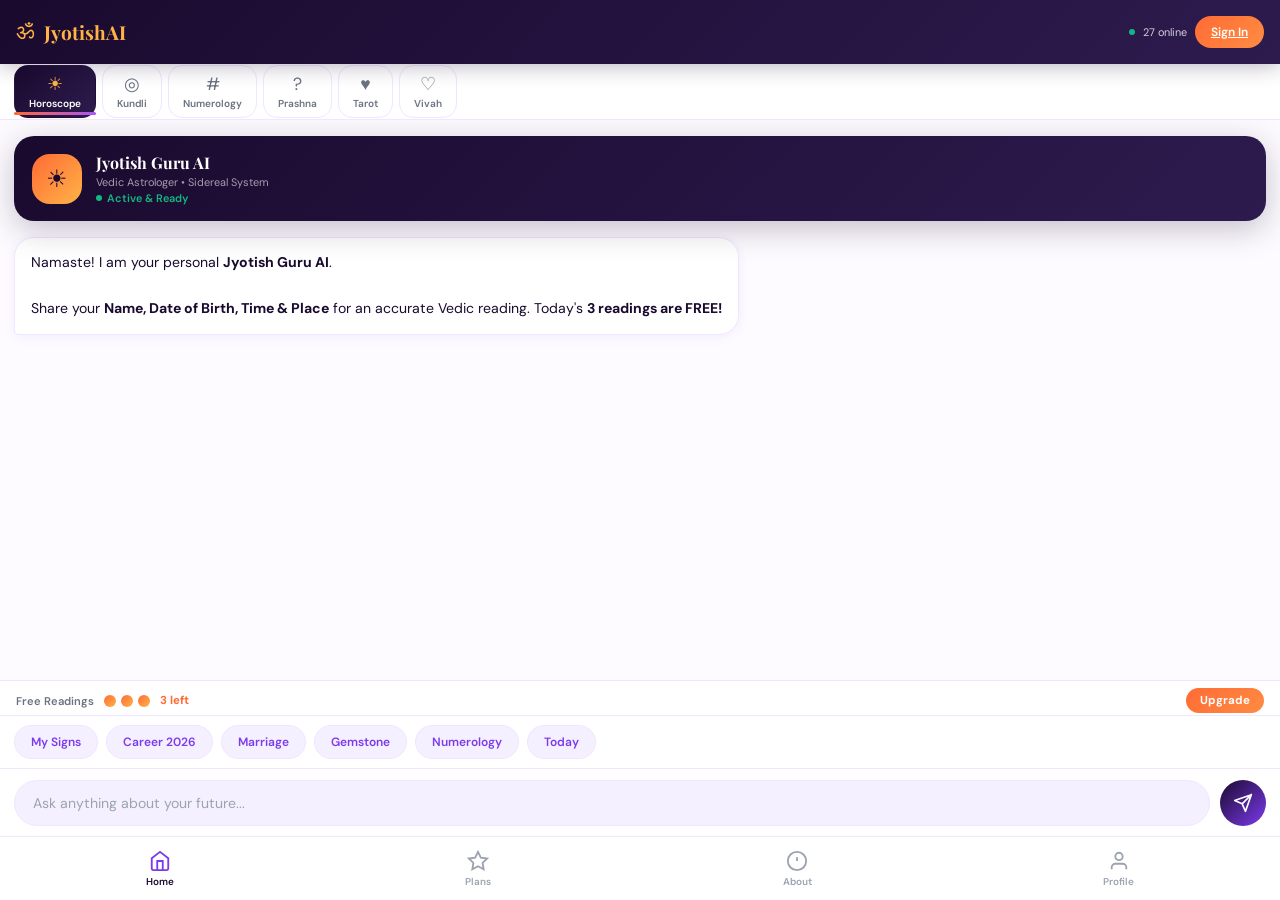
<file: index.html>
<!DOCTYPE html>
<html lang="en">
<head>
<meta charset="UTF-8">
<meta name="viewport" content="width=device-width,initial-scale=1.0,maximum-scale=1.0">
<title>JyotishAI - Your Personal Vedic Astrologer</title>
<link href="https://fonts.googleapis.com/css2?family=DM+Sans:wght@300;400;500;600&family=Playfair+Display:ital,wght@0,500;0,700;1,400&display=swap" rel="stylesheet">
<link rel="stylesheet" href="style.css?v=35">
</head>
<body>

<!-- TOP BAR -->
<header class="topbar">
  <div class="tb-left">
    <span class="tb-om">&#x950;</span><span class="tb-logo"><span class="tb-logo-main">Jyotish</span><span>AI</span></span>
  </div>
  <div class="tb-right">
    <div class="live-dot"></div>
    <span class="live-txt" id="lc">28 online</span>
    <a class="tb-login" id="loginBtn" href="login.html">Sign In</a>
    <div class="tb-user" id="userPill" onclick="showProfile()" style="display:none">
      <div class="tb-avatar" id="uav">R</div>
      <span class="tb-uname" id="unm">User</span>
    </div>
  </div>
</header>

<!-- CATEGORY TABS -->
<div class="cats" id="catBar">
  <button class="cat active" onclick="setCategory('horoscope',this)">
    <span class="cat-icon">&#9728;</span>
    <span>Horoscope</span>
  </button>
  <button class="cat" onclick="setCategory('kundli',this)">
    <span class="cat-icon">&#9678;</span>
    <span>Kundli</span>
  </button>
  <button class="cat" onclick="setCategory('numerology',this)">
    <span class="cat-icon">&#35;</span>
    <span>Numerology</span>
  </button>
  <button class="cat" onclick="setCategory('prashna',this)">
    <span class="cat-icon">&#63;</span>
    <span>Prashna</span>
  </button>
  <button class="cat" onclick="setCategory('tarot',this)">
    <span class="cat-icon">&#9829;</span>
    <span>Tarot</span>
  </button>
  <button class="cat" onclick="setCategory('vivah',this)">
    <span class="cat-icon">&#9825;</span>
    <span>Vivah</span>
  </button>
</div>

<!-- CHAT AREA -->
<main class="chat-main">
  <div class="msgs" id="ms">
    <!-- Welcome card -->
    <div class="welcome-card">
      <div class="wc-avatar">&#9728;</div>
      <div class="wc-content">
        <div class="wc-name">Jyotish Guru AI</div>
        <div class="wc-sub">Vedic Astrologer &bull; Sidereal System</div>
        <div class="wc-status"><span class="wc-dot"></span> Active & Ready</div>
      </div>
    </div>

    <div class="msg ai">
      <div class="msg-bubble">
        Namaste! I am your personal <strong>Jyotish Guru AI</strong>.<br><br>
        Share your <strong>Name, Date of Birth, Time & Place</strong> for an accurate Vedic reading. Today's <strong>3 readings are FREE!</strong>
      </div>
    </div>
  </div>

  <!-- FREE READINGS -->
  <div class="free-bar" id="fb" style="display:none">
    <span class="fb-label">Free Readings</span>
    <div class="fb-dots">
      <span class="fb-dot on" id="d1"></span>
      <span class="fb-dot on" id="d2"></span>
      <span class="fb-dot on" id="d3"></span>
    </div>
    <span class="fb-count" id="fc">3 left</span>
    <a href="plans.html" class="fb-upgrade">Upgrade</a>
  </div>
</main>

<!-- QUICK PROMPTS -->
<div class="qprompts" id="qp" style="display:none">
  <div class="qp-scroll">
    <button class="qp" onclick="qa('What is my Sun sign, Moon sign and Ascendant?')">My Signs</button>
    <button class="qp" onclick="qa('What is my career and job prediction for 2026?')">Career 2026</button>
    <button class="qp" onclick="qa('When will I get married? What is my marriage prediction?')">Marriage</button>
    <button class="qp" onclick="qa('What gemstone should I wear?')">Gemstone</button>
    <button class="qp" onclick="qa('Give me my numerology reading')">Numerology</button>
    <button class="qp" onclick="qa('What is today lucky for me?')">Today</button>
  </div>
</div>

<!-- INPUT -->
<!-- PDF FLOATING BUTTON - only for paid users -->
<div id="pdfFloating" style="display:none;position:fixed;bottom:calc(var(--nav-h) + var(--input-h) + 52px);right:16px;z-index:95">
  <button class="pdf-float-btn" onclick="generatePDF()">
    <span>&#128196;</span> Full Kundli PDF
  </button>
</div>

<div class="input-bar">
  <input class="chat-inp" id="ui" placeholder="Ask anything about your future..." disabled>
  <button class="send-btn" id="sb" onclick="sendMsg()" disabled>
    <svg width="20" height="20" viewBox="0 0 24 24" fill="none">
      <path d="M22 2L11 13M22 2L15 22L11 13M22 2L2 9L11 13" stroke="currentColor" stroke-width="2" stroke-linecap="round" stroke-linejoin="round"/>
    </svg>
  </button>
</div>

<!-- BOTTOM NAV -->
<nav class="bottom-nav">
  <a class="bn-item active" href="index.html">
    <svg width="22" height="22" viewBox="0 0 24 24" fill="none" stroke="currentColor" stroke-width="2"><path d="M3 9l9-7 9 7v11a2 2 0 01-2 2H5a2 2 0 01-2-2z"/><polyline points="9,22 9,12 15,12 15,22"/></svg>
    <span>Home</span>
  </a>
  <a class="bn-item" href="plans.html">
    <svg width="22" height="22" viewBox="0 0 24 24" fill="none" stroke="currentColor" stroke-width="2"><polygon points="12,2 15.09,8.26 22,9.27 17,14.14 18.18,21.02 12,17.77 5.82,21.02 7,14.14 2,9.27 8.91,8.26"/></svg>
    <span>Plans</span>
  </a>
  <a class="bn-item" href="about.html">
    <svg width="22" height="22" viewBox="0 0 24 24" fill="none" stroke="currentColor" stroke-width="2"><circle cx="12" cy="12" r="10"/><line x1="12" y1="8" x2="12" y2="12"/><line x1="12" y1="16" x2="12.01" y2="16"/></svg>
    <span>About</span>
  </a>
  <a class="bn-item" href="profile.html">
    <svg width="22" height="22" viewBox="0 0 24 24" fill="none" stroke="currentColor" stroke-width="2"><path d="M20 21v-2a4 4 0 00-4-4H8a4 4 0 00-4 4v2"/><circle cx="12" cy="7" r="4"/></svg>
    <span>Profile</span>
  </a>
</nav>

<!-- PLANS SECTION (hidden by default) -->
<div class="section-overlay" id="plansSection">
  <div class="so-header">
    <button class="so-back" onclick="showSection('home')">&#8592; Back</button>
    <h2 class="so-title">Choose Your Plan</h2>
  </div>
  <div class="so-body">
    <div class="price-hero">
      <div class="ph-badge">SAVE 90%</div>
      <div class="ph-txt">Real astrologer charges <s>Rs 500-2000</s> per session</div>
      <div class="ph-sub">JyotishAI = Just Rs 6.60/day!</div>
    </div>
    <div class="plan-cards">
      <div class="plan-card">
        <div class="pc-name">Sadhak</div>
        <div class="pc-price">FREE</div>
        <div class="pc-desc">Start your cosmic journey</div>
        <ul class="pc-feats">
          <li>3 readings per day</li>
          <li>All Vedic topics</li>
          <li>Hindi & English</li>
        </ul>
        <button class="pc-btn outline" onclick="showSection('home')">Start Free</button>
      </div>
      <div class="plan-card featured">
        <div class="pc-tag">POPULAR</div>
        <div class="pc-name">Bhakt</div>
        <div class="pc-price">Rs 199 <span>/mo</span></div>
        <div class="pc-desc">Just Rs 6.60/day — unlimited!</div>
        <ul class="pc-feats">
          <li>Unlimited readings</li>
          <li>Full Kundli analysis</li>
          <li>Prashna Kundli</li>
          <li>Vivah Milan</li>
          <li>PDF reports</li>
        </ul>
        <button class="pc-btn" onclick="pay('Bhakt',199)">Get Bhakt</button>
      </div>

  </div>
</div>

<!-- ABOUT SECTION -->
<div class="section-overlay" id="aboutSection">
  <div class="so-header">
    <button class="so-back" onclick="showSection('home')">&#8592; Back</button>
    <h2 class="so-title">About JyotishAI</h2>
  </div>
  <div class="so-body">
    <div class="about-card">
      <div class="ac-icon">&#9728;</div>
      <h3>Ancient Wisdom, Modern AI</h3>
      <p>JyotishAI combines 5000+ years of Vedic astrology with advanced AI — giving you accurate, personalized readings instantly.</p>
    </div>
    <div class="about-feats">
      <div class="af-item"><span class="af-icon">&#9734;</span><span>Vedic Sidereal System</span></div>
      <div class="af-item"><span class="af-icon">&#9734;</span><span>Lahiri Ayanamsa</span></div>
      <div class="af-item"><span class="af-icon">&#9734;</span><span>Hindi & English</span></div>
      <div class="af-item"><span class="af-icon">&#9734;</span><span>Available 24/7</span></div>
      <div class="af-item"><span class="af-icon">&#9734;</span><span>All Vedic Topics</span></div>
      <div class="af-item"><span class="af-icon">&#9734;</span><span>Instant Responses</span></div>
    </div>
    <p class="about-note">JyotishAI is for spiritual guidance only. Always use your own judgment for major decisions.</p>
  </div>
</div>

<!-- UPGRADE OVERLAY -->
<div class="upg-overlay" id="ub" style="display:none">
  <div class="upg-card">
    <div class="upg-icon">&#9728;</div>
    <h3>3 Free Readings Used!</h3>
    <p>Upgrade to get unlimited readings for just Rs 6.60/day</p>
    <button class="pc-btn" onclick="showSection('plans');document.getElementById('ub').style.display='none'">See Plans</button>
    <button class="upg-skip" onclick="document.getElementById('ub').style.display='none'">Maybe Later</button>
  </div>
</div>

<!-- MODALS -->
<div class="ov" id="ovLogin" style="display:none">
  <div class="md">
    <button class="md-x" onclick="closeOv('login')">&#10005;</button>
    <div class="md-logo">&#9728;</div>
    <h2 class="md-title">Welcome Back</h2>
    <p class="md-sub">Sign in to your JyotishAI account</p>
    <div class="fg"><label class="fl">Email</label><input type="email" class="fi" id="lEmail" placeholder="your@email.com"></div>
    <div class="fg"><label class="fl">Password</label><input type="password" class="fi" id="lPass" placeholder="Enter password"></div>
    <div class="ferr" id="lErr" style="display:none"></div>
    <div class="fok" id="lOk" style="display:none"></div>
    <button class="md-btn" onclick="doLogin()">Sign In</button>
    <p class="md-sw">New here? <a onclick="switchOv('login','register')">Create account</a></p>
  </div>
</div>

<div class="ov" id="ovRegister" style="display:none">
  <div class="md">
    <button class="md-x" onclick="closeOv('register')">&#10005;</button>
    <div class="md-logo">&#10024;</div>
    <h2 class="md-title">Create Account</h2>
    <p class="md-sub">Free account — no credit card needed</p>
    <div class="fg"><label class="fl">Full Name</label><input type="text" class="fi" id="rName" placeholder="Your name"></div>
    <div class="fg"><label class="fl">Email</label><input type="email" class="fi" id="rEmail" placeholder="your@email.com"></div>
    <div class="fg"><label class="fl">Password (min 6)</label><input type="password" class="fi" id="rPass" placeholder="Create password"></div>
    <div class="fg"><label class="fl">Date of Birth</label><input type="date" class="fi" id="rDob"></div>
    <div class="fg"><label class="fl">Birth Time</label><input type="time" class="fi" id="rTime"></div>
    <div class="fg"><label class="fl">Birth Place</label><input type="text" class="fi" id="rPlace" placeholder="Chennai, Tamil Nadu"></div>
    <div class="ferr" id="rErr" style="display:none"></div>
    <div class="fok" id="rOk" style="display:none"></div>
    <button class="md-btn" onclick="doRegister()">Create Free Account</button>
    <p class="md-sw">Have account? <a onclick="switchOv('register','login')">Sign in</a></p>
  </div>
</div>

<div class="ov" id="ovProfile" style="display:none">
  <div class="md">
    <button class="md-x" onclick="closeOv('profile')">&#10005;</button>
    <div class="md-logo" id="pAvatar">R</div>
    <h2 class="md-title" id="pName">Namaste!</h2>
    <div class="p-plan-badge" id="pPlan">FREE</div>
    <div class="p-info">
      <div class="pi-row"><span class="pi-label">DOB</span><span id="pDob">-</span></div>
      <div class="pi-row"><span class="pi-label">Time</span><span id="pTime">-</span></div>
      <div class="pi-row"><span class="pi-label">Place</span><span id="pPlace">-</span></div>
    </div>
    <div class="p-readings">Today's readings: <strong id="pReadings">0/3</strong></div>
    <button class="md-btn" id="upgBtn" onclick="showSection('plans');closeOv('profile')">Upgrade Plan</button>
    <button class="md-btn outline" onclick="doLogout()">Sign Out</button>
  </div>
</div>

<script src="https://checkout.razorpay.com/v1/checkout.js"></script>
<script src="app.js?v=41"></script>
</body>
</html>
</file>
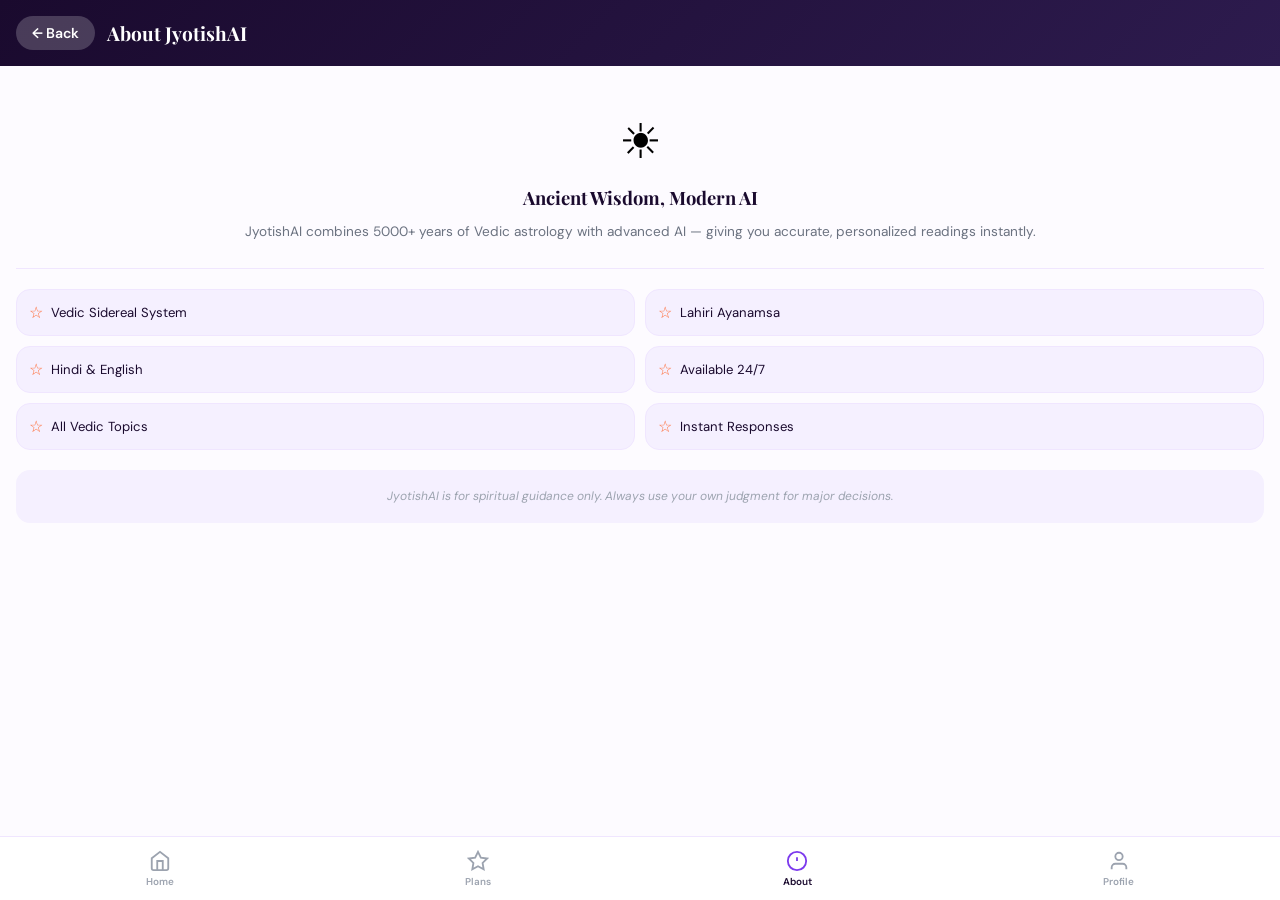
<file: about.html>
<!DOCTYPE html>
<html lang="en">
<head>
<meta charset="UTF-8">
<meta name="viewport" content="width=device-width,initial-scale=1.0,maximum-scale=1.0">
<title>About - JyotishAI</title>
<link href="https://fonts.googleapis.com/css2?family=DM+Sans:wght@300;400;500;600&family=Playfair+Display:wght@500;700&display=swap" rel="stylesheet">
<style>
* { margin:0; padding:0; box-sizing:border-box; }
body { font-family:'DM Sans',sans-serif; background:#FDFBFF; min-height:100vh; padding-bottom:80px; }
.header { background:linear-gradient(135deg,#1A0A2E,#2D1B4E); padding:16px; display:flex; align-items:center; gap:12px; position:sticky; top:0; z-index:100; }
.back { background:rgba(255,255,255,0.2); border:none; font-size:0.88rem; cursor:pointer; color:#fff; font-family:'DM Sans',sans-serif; font-weight:600; padding:8px 16px; border-radius:20px; text-decoration:none; }
.title { font-family:'Playfair Display',serif; font-size:1.2rem; font-weight:700; color:#fff; }
.body { padding:20px 16px; }
.about-card { text-align:center; padding:24px 0; border-bottom:1px solid #F0E6FF; margin-bottom:20px; }
.ac-icon { font-size:3rem; margin-bottom:12px; }
.about-card h3 { font-family:'Playfair Display',serif; font-size:1.15rem; margin-bottom:10px; color:#1A0A2E; }
.about-card p { font-size:0.85rem; color:#6B7280; line-height:1.8; }
.feats { display:grid; grid-template-columns:1fr 1fr; gap:10px; margin-bottom:20px; }
.feat { display:flex; align-items:center; gap:8px; font-size:0.82rem; color:#1A0A2E; background:#F5F0FF; padding:12px; border-radius:14px; border:1px solid #F0E6FF; }
.feat-icon { color:#FF6B35; font-size:1rem; }
.note { font-size:0.75rem; color:#9CA3AF; text-align:center; font-style:italic; line-height:1.7; padding:16px; background:#F5F0FF; border-radius:14px; }
.bottom-nav { position:fixed; bottom:0; left:0; right:0; height:64px; background:#fff; border-top:1px solid #F0E6FF; display:flex; align-items:center; justify-content:space-around; }
.bn { display:flex; flex-direction:column; align-items:center; gap:3px; cursor:pointer; padding:6px 20px; text-decoration:none; border:none; background:none; font-family:'DM Sans',sans-serif; }
.bn span { font-size:0.62rem; color:#9CA3AF; font-weight:600; }
.bn svg { color:#9CA3AF; }
.bn.active span { color:#1A0A2E; }
.bn.active svg { color:#7C3AED; }
</style>
</head>
<body>
<div class="header">
  <a class="back" href="index.html">&#8592; Back</a>
  <span class="title">About JyotishAI</span>
</div>
<div class="body">
  <div class="about-card">
    <div class="ac-icon">&#9728;</div>
    <h3>Ancient Wisdom, Modern AI</h3>
    <p>JyotishAI combines 5000+ years of Vedic astrology with advanced AI — giving you accurate, personalized readings instantly.</p>
  </div>
  <div class="feats">
    <div class="feat"><span class="feat-icon">&#9734;</span><span>Vedic Sidereal System</span></div>
    <div class="feat"><span class="feat-icon">&#9734;</span><span>Lahiri Ayanamsa</span></div>
    <div class="feat"><span class="feat-icon">&#9734;</span><span>Hindi &amp; English</span></div>
    <div class="feat"><span class="feat-icon">&#9734;</span><span>Available 24/7</span></div>
    <div class="feat"><span class="feat-icon">&#9734;</span><span>All Vedic Topics</span></div>
    <div class="feat"><span class="feat-icon">&#9734;</span><span>Instant Responses</span></div>
  </div>
  <p class="note">JyotishAI is for spiritual guidance only. Always use your own judgment for major decisions.</p>
</div>
<nav class="bottom-nav">
  <a class="bn" href="index.html">
    <svg width="22" height="22" viewBox="0 0 24 24" fill="none" stroke="currentColor" stroke-width="2"><path d="M3 9l9-7 9 7v11a2 2 0 01-2 2H5a2 2 0 01-2-2z"/><polyline points="9,22 9,12 15,12 15,22"/></svg>
    <span>Home</span>
  </a>
  <a class="bn" href="plans.html">
    <svg width="22" height="22" viewBox="0 0 24 24" fill="none" stroke="currentColor" stroke-width="2"><polygon points="12,2 15.09,8.26 22,9.27 17,14.14 18.18,21.02 12,17.77 5.82,21.02 7,14.14 2,9.27 8.91,8.26"/></svg>
    <span>Plans</span>
  </a>
  <a class="bn active" href="about.html">
    <svg width="22" height="22" viewBox="0 0 24 24" fill="none" stroke="currentColor" stroke-width="2"><circle cx="12" cy="12" r="10"/><line x1="12" y1="8" x2="12" y2="12"/><line x1="12" y1="16" x2="12.01" y2="16"/></svg>
    <span>About</span>
  </a>
  <a class="bn" href="login.html">
    <svg width="22" height="22" viewBox="0 0 24 24" fill="none" stroke="currentColor" stroke-width="2"><path d="M20 21v-2a4 4 0 00-4-4H8a4 4 0 00-4 4v2"/><circle cx="12" cy="7" r="4"/></svg>
    <span>Profile</span>
  </a>
</nav>
</body>
</html>
</file>
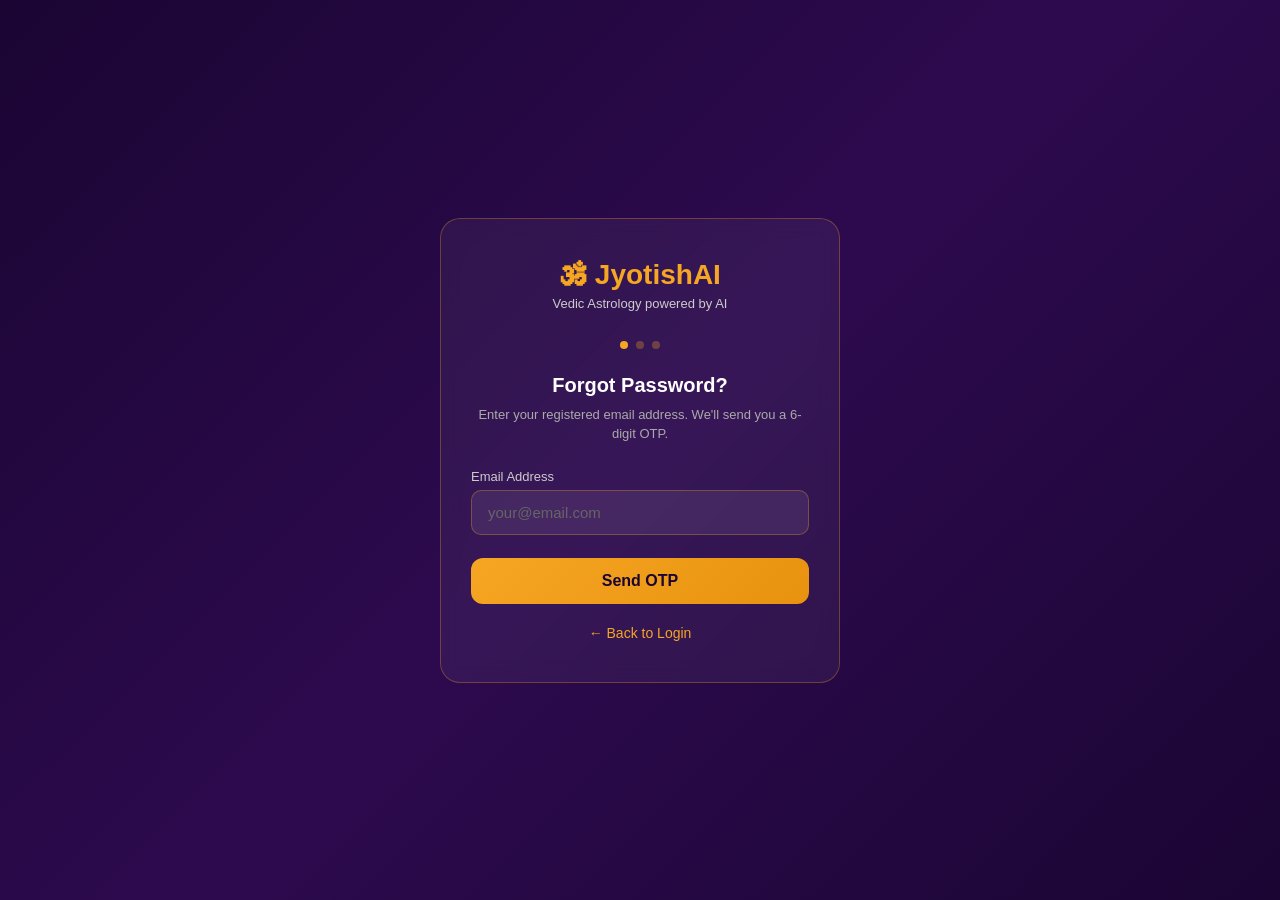
<file: forgot-password.html>
<!DOCTYPE html>
<html lang="en">
<head>
  <meta charset="UTF-8" />
  <meta name="viewport" content="width=device-width, initial-scale=1.0"/>
  <title>Forgot Password - JyotishAI</title>
  <style>
    * { box-sizing: border-box; margin: 0; padding: 0; }

    body {
      font-family: 'Segoe UI', Arial, sans-serif;
      background: linear-gradient(135deg, #1a0533 0%, #2d0a4e 50%, #1a0533 100%);
      min-height: 100vh;
      display: flex;
      align-items: center;
      justify-content: center;
      padding: 20px;
    }

    .container {
      background: rgba(255,255,255,0.05);
      border: 1px solid rgba(245,166,35,0.3);
      border-radius: 20px;
      padding: 40px 30px;
      width: 100%;
      max-width: 400px;
      backdrop-filter: blur(10px);
    }

    .logo {
      text-align: center;
      margin-bottom: 30px;
    }

    .logo h1 {
      color: #f5a623;
      font-size: 28px;
      font-weight: bold;
    }

    .logo p {
      color: #ccc;
      font-size: 13px;
      margin-top: 5px;
    }

    .step { display: none; }
    .step.active { display: block; }

    h2 {
      color: #fff;
      font-size: 20px;
      margin-bottom: 8px;
      text-align: center;
    }

    .subtitle {
      color: #aaa;
      font-size: 13px;
      text-align: center;
      margin-bottom: 25px;
      line-height: 1.5;
    }

    .form-group {
      margin-bottom: 18px;
    }

    label {
      display: block;
      color: #ccc;
      font-size: 13px;
      margin-bottom: 6px;
    }

    input {
      width: 100%;
      padding: 13px 16px;
      background: rgba(255,255,255,0.08);
      border: 1px solid rgba(245,166,35,0.3);
      border-radius: 10px;
      color: #fff;
      font-size: 15px;
      outline: none;
      transition: border 0.2s;
    }

    input:focus {
      border-color: #f5a623;
    }

    input::placeholder { color: #666; }

    .otp-input {
      text-align: center;
      font-size: 28px;
      font-weight: bold;
      letter-spacing: 12px;
      color: #f5a623;
    }

    .btn {
      width: 100%;
      padding: 14px;
      background: linear-gradient(135deg, #f5a623, #e8920f);
      border: none;
      border-radius: 12px;
      color: #1a0533;
      font-size: 16px;
      font-weight: bold;
      cursor: pointer;
      transition: opacity 0.2s, transform 0.1s;
      margin-top: 5px;
    }

    .btn:hover { opacity: 0.9; transform: translateY(-1px); }
    .btn:active { transform: translateY(0); }
    .btn:disabled { opacity: 0.6; cursor: not-allowed; }

    .msg {
      padding: 12px 16px;
      border-radius: 10px;
      font-size: 13px;
      margin-bottom: 16px;
      display: none;
      text-align: center;
    }

    .msg.error {
      background: rgba(255,80,80,0.15);
      border: 1px solid rgba(255,80,80,0.4);
      color: #ff8080;
      display: block;
    }

    .msg.success {
      background: rgba(80,200,120,0.15);
      border: 1px solid rgba(80,200,120,0.4);
      color: #80e0a0;
      display: block;
    }

    .back-link {
      text-align: center;
      margin-top: 20px;
    }

    .back-link a {
      color: #f5a623;
      text-decoration: none;
      font-size: 14px;
    }

    .timer {
      text-align: center;
      color: #aaa;
      font-size: 13px;
      margin-top: 12px;
    }

    .timer span { color: #f5a623; font-weight: bold; }

    .resend-btn {
      background: none;
      border: none;
      color: #f5a623;
      cursor: pointer;
      font-size: 13px;
      text-decoration: underline;
      display: none;
    }

    .resend-btn.show { display: inline; }

    .success-icon {
      text-align: center;
      font-size: 60px;
      margin-bottom: 15px;
    }

    .step-indicator {
      display: flex;
      justify-content: center;
      gap: 8px;
      margin-bottom: 25px;
    }

    .dot {
      width: 8px;
      height: 8px;
      border-radius: 50%;
      background: rgba(245,166,35,0.3);
      transition: background 0.3s;
    }

    .dot.active { background: #f5a623; }
  </style>
</head>
<body>

<div class="container">
  <div class="logo">
    <h1>🕉 JyotishAI</h1>
    <p>Vedic Astrology powered by AI</p>
  </div>

  <div class="step-indicator">
    <div class="dot active" id="dot1"></div>
    <div class="dot" id="dot2"></div>
    <div class="dot" id="dot3"></div>
  </div>

  <!-- Step 1: Enter Email -->
  <div class="step active" id="step1">
    <h2>Forgot Password?</h2>
    <p class="subtitle">Enter your registered email address. We'll send you a 6-digit OTP.</p>

    <div id="msg1" class="msg"></div>

    <div class="form-group">
      <label>Email Address</label>
      <input type="email" id="emailInput" placeholder="your@email.com" />
    </div>

    <button class="btn" id="sendOtpBtn" onclick="sendOTP()">Send OTP</button>

    <div class="back-link">
      <a href="login.html">← Back to Login</a>
    </div>
  </div>

  <!-- Step 2: Enter OTP -->
  <div class="step" id="step2">
    <h2>Enter OTP</h2>
    <p class="subtitle">We sent a 6-digit code to<br><strong id="emailDisplay" style="color:#f5a623;"></strong></p>

    <div id="msg2" class="msg"></div>

    <div class="form-group">
      <label>6-Digit OTP</label>
      <input type="number" id="otpInput" class="otp-input" placeholder="------" maxlength="6" />
    </div>

    <button class="btn" id="verifyOtpBtn" onclick="verifyOTP()">Verify OTP</button>

    <div class="timer" id="timerDiv">
      OTP expires in <span id="timerCount">10:00</span>
    </div>

    <div class="timer" style="margin-top:8px;">
      Didn't receive? <button class="resend-btn" id="resendBtn" onclick="resendOTP()">Resend OTP</button>
    </div>
  </div>

  <!-- Step 3: New Password -->
  <div class="step" id="step3">
    <h2>Set New Password</h2>
    <p class="subtitle">OTP verified! Now set your new password.</p>

    <div id="msg3" class="msg"></div>

    <div class="form-group">
      <label>New Password</label>
      <input type="password" id="newPassword" placeholder="Min 6 characters" />
    </div>

    <div class="form-group">
      <label>Confirm Password</label>
      <input type="password" id="confirmPassword" placeholder="Re-enter password" />
    </div>

    <button class="btn" id="resetBtn" onclick="resetPassword()">Reset Password</button>
  </div>

  <!-- Step 4: Success -->
  <div class="step" id="step4">
    <div class="success-icon">✅</div>
    <h2>Password Reset!</h2>
    <p class="subtitle">Your password has been successfully updated.<br>You can now login with your new password.</p>
    <a href="login.html" class="btn" style="display:block;text-align:center;text-decoration:none;margin-top:20px;padding:14px;">
      Go to Login
    </a>
  </div>
</div>

<script>
  const BACKEND = 'https://jyotishai-backend.onrender.com';
  var userEmail = '';
  var timerInterval = null;

  function showMsg(stepNum, msg, type) {
    var el = document.getElementById('msg' + stepNum);
    el.textContent = msg;
    el.className = 'msg ' + type;
  }

  function goToStep(n) {
    document.querySelectorAll('.step').forEach(function(s) { s.classList.remove('active'); });
    document.getElementById('step' + n).classList.add('active');
    // Update dots
    for (var i = 1; i <= 3; i++) {
      document.getElementById('dot' + i).classList.toggle('active', i <= n);
    }
  }

  function sendOTP() {
    var email = document.getElementById('emailInput').value.trim();
    if (!email) return showMsg(1, 'Email daalo!', 'error');

    var btn = document.getElementById('sendOtpBtn');
    btn.disabled = true;
    btn.textContent = 'Sending...';

    var xhr = new XMLHttpRequest();
    xhr.open('POST', BACKEND + '/forgot-password', true);
    xhr.setRequestHeader('Content-Type', 'application/json');
    xhr.timeout = 60000;
    xhr.ontimeout = function() {
      btn.disabled = false; btn.textContent = 'Send OTP';
      showMsg(1, 'Server timeout. Dobara try karo!', 'error');
    };
    xhr.onerror = function() {
      btn.disabled = false; btn.textContent = 'Send OTP';
      showMsg(1, 'Connection error! Dobara try karo.', 'error');
    };
    xhr.onload = function() {
      btn.disabled = false; btn.textContent = 'Send OTP';
      try {
        var data = JSON.parse(xhr.responseText);
        if (data.success) {
          userEmail = email;
          document.getElementById('emailDisplay').textContent = email;
          goToStep(2);
          startTimer(10 * 60);
        } else {
          showMsg(1, data.error || 'Kuch problem aayi!', 'error');
        }
      } catch(e) {
        showMsg(1, 'Server error! Dobara try karo.', 'error');
      }
    };
    xhr.send(JSON.stringify({ email: email }));
  }

  async function verifyOTP() {
    var otp = document.getElementById('otpInput').value.trim();
    if (!otp || otp.length !== 6) return showMsg(2, '6 digit OTP daalo!', 'error');

    var btn = document.getElementById('verifyOtpBtn');
    btn.disabled = true;
    btn.textContent = 'Verifying...';

    // We just validate OTP exists — actual reset happens in step 3
    // Store OTP for later use
    window._enteredOtp = otp;
    clearInterval(timerInterval);
    goToStep(3);

    btn.disabled = false;
    btn.textContent = 'Verify OTP';
  }

  function resetPassword() {
    var newPass = document.getElementById('newPassword').value;
    var confirmPass = document.getElementById('confirmPassword').value;

    if (!newPass) return showMsg(3, 'Naya password daalo!', 'error');
    if (newPass.length < 6) return showMsg(3, 'Password min 6 characters hona chahiye!', 'error');
    if (newPass !== confirmPass) return showMsg(3, 'Passwords match nahi kar rahe!', 'error');

    var btn = document.getElementById('resetBtn');
    btn.disabled = true;
    btn.textContent = 'Resetting...';

    var xhr = new XMLHttpRequest();
    xhr.open('POST', BACKEND + '/verify-otp', true);
    xhr.setRequestHeader('Content-Type', 'application/json');
    xhr.timeout = 60000;
    xhr.ontimeout = function() {
      btn.disabled = false; btn.textContent = 'Reset Password';
      showMsg(3, 'Server timeout. Dobara try karo!', 'error');
    };
    xhr.onerror = function() {
      btn.disabled = false; btn.textContent = 'Reset Password';
      showMsg(3, 'Connection error! Dobara try karo.', 'error');
    };
    xhr.onload = function() {
      btn.disabled = false; btn.textContent = 'Reset Password';
      try {
        var data = JSON.parse(xhr.responseText);
        if (data.success) {
          goToStep(4);
        } else {
          showMsg(3, data.error || 'Kuch problem aayi!', 'error');
        }
      } catch(e) {
        showMsg(3, 'Server error! Dobara try karo.', 'error');
      }
    };
    xhr.send(JSON.stringify({ email: userEmail, otp: window._enteredOtp, new_password: newPass }));
  }

  function resendOTP() {
    document.getElementById('resendBtn').classList.remove('show');
    document.getElementById('otpInput').value = '';
    showMsg(2, 'Resending OTP...', 'success');

    var xhr = new XMLHttpRequest();
    xhr.open('POST', BACKEND + '/forgot-password', true);
    xhr.setRequestHeader('Content-Type', 'application/json');
    xhr.timeout = 60000;
    xhr.onerror = function() { showMsg(2, 'Connection error!', 'error'); };
    xhr.onload = function() {
      try {
        var data = JSON.parse(xhr.responseText);
        if (data.success) {
          showMsg(2, 'New OTP sent!', 'success');
          startTimer(10 * 60);
        } else {
          showMsg(2, data.error || 'Resend failed!', 'error');
        }
      } catch(e) { showMsg(2, 'Server error!', 'error'); }
    };
    xhr.send(JSON.stringify({ email: userEmail }));
  }

  function startTimer(seconds) {
    clearInterval(timerInterval);
    document.getElementById('resendBtn').classList.remove('show');
    document.getElementById('timerDiv').style.display = 'block';

    timerInterval = setInterval(function() {
      seconds--;
      var m = Math.floor(seconds / 60);
      var s = seconds % 60;
      document.getElementById('timerCount').textContent =
        (m < 10 ? '0' : '') + m + ':' + (s < 10 ? '0' : '') + s;

      if (seconds <= 0) {
        clearInterval(timerInterval);
        document.getElementById('timerDiv').style.display = 'none';
        document.getElementById('resendBtn').classList.add('show');
      }
    }, 1000);
  }

  // Enter key support
  document.addEventListener('keydown', function(e) {
    if (e.key === 'Enter') {
      var step1 = document.getElementById('step1');
      var step2 = document.getElementById('step2');
      var step3 = document.getElementById('step3');
      if (step1.classList.contains('active')) sendOTP();
      else if (step2.classList.contains('active')) verifyOTP();
      else if (step3.classList.contains('active')) resetPassword();
    }
  });
</script>

</body>
</html>
</file>
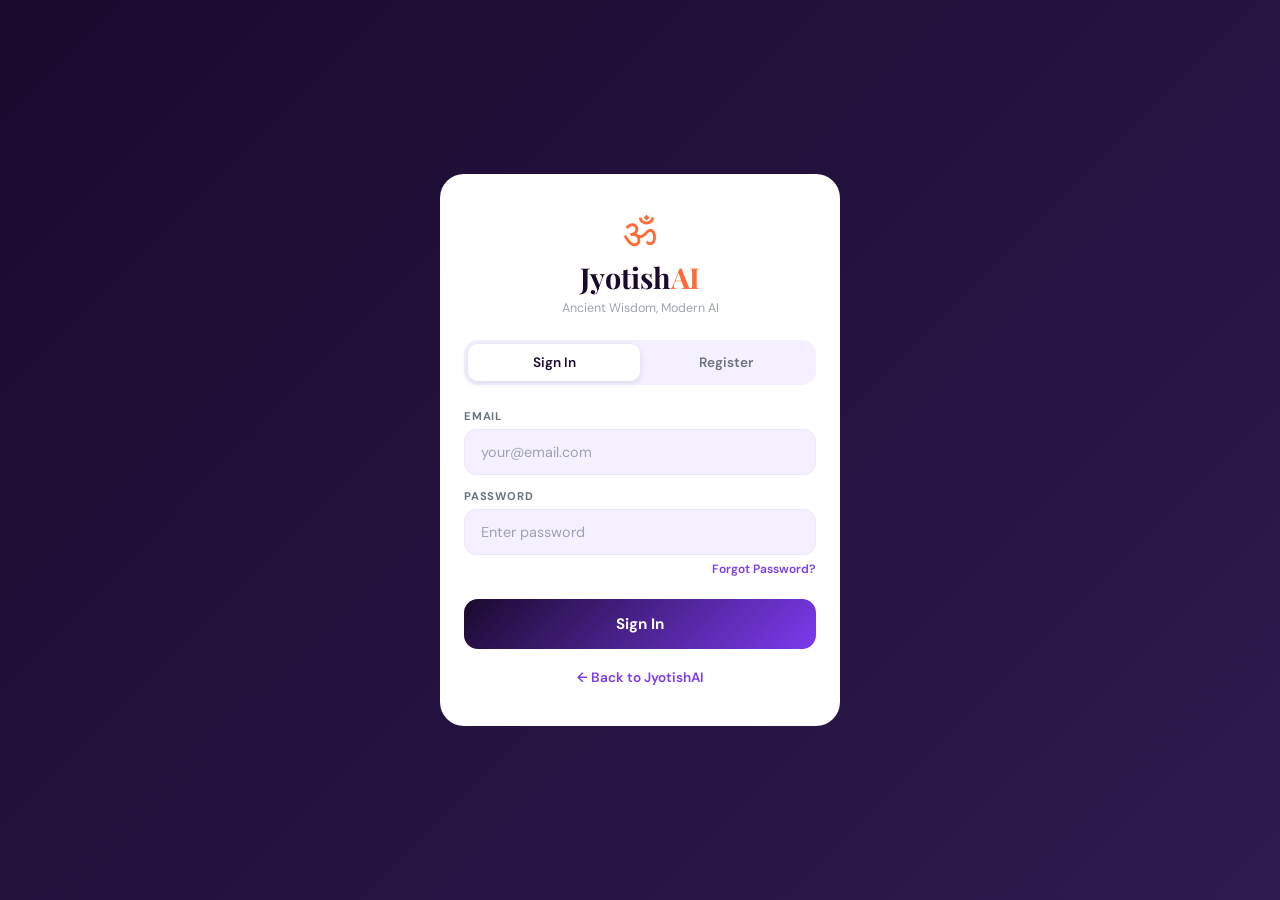
<file: login.html>
<!DOCTYPE html>
<html lang="en">
<head>
<meta charset="UTF-8">
<meta name="viewport" content="width=device-width,initial-scale=1.0,maximum-scale=1.0">
<title>Sign In - JyotishAI</title>
<link href="https://fonts.googleapis.com/css2?family=DM+Sans:wght@300;400;500;600&family=Playfair+Display:wght@500;700&display=swap" rel="stylesheet">
<style>
* { margin:0; padding:0; box-sizing:border-box; }
body { font-family:'DM Sans',sans-serif; background:linear-gradient(135deg,#1A0A2E,#2D1B4E); min-height:100vh; display:flex; align-items:center; justify-content:center; padding:20px; }
.card { background:#fff; border-radius:24px; padding:32px 24px 40px; width:100%; max-width:400px; }
.logo { text-align:center; margin-bottom:24px; }
.logo-om { font-size:2.5rem; color:#FF6B35; }
.logo-name { font-family:'Playfair Display',serif; font-size:1.8rem; font-weight:700; color:#1A0A2E; }
.logo-name span { color:#FF6B35; }
.logo-sub { font-size:0.78rem; color:#9CA3AF; margin-top:4px; }
.tabs { display:flex; background:#F5F0FF; border-radius:14px; padding:4px; margin-bottom:24px; }
.tab { flex:1; text-align:center; padding:10px; border-radius:10px; cursor:pointer; font-size:0.85rem; font-weight:600; color:#6B7280; border:none; background:none; font-family:'DM Sans',sans-serif; transition:all 0.2s; }
.tab.active { background:#fff; color:#1A0A2E; box-shadow:0 2px 8px rgba(0,0,0,0.1); }
.form { display:none; }
.form.active { display:block; }
.fg { margin-bottom:14px; }
.fl { font-size:0.7rem; font-weight:700; color:#6B7280; display:block; margin-bottom:6px; text-transform:uppercase; letter-spacing:0.8px; }
.fi { width:100%; background:#F5F0FF; border:1.5px solid #F0E6FF; border-radius:12px; padding:13px 16px; font-size:0.9rem; color:#1A0A2E; outline:none; font-family:'DM Sans',sans-serif; }
.fi:focus { border-color:#A855F7; background:#fff; }
.fi::placeholder { color:#9CA3AF; }
.btn { width:100%; background:linear-gradient(135deg,#1A0A2E,#7C3AED); color:#fff; border:none; padding:15px; border-radius:14px; font-size:0.95rem; font-weight:700; cursor:pointer; font-family:'DM Sans',sans-serif; margin-top:8px; }
.err { font-size:0.78rem; color:#EF4444; background:#FEF2F2; border:1px solid #FCA5A5; border-radius:10px; padding:10px 14px; margin-top:8px; display:none; }
.ok { font-size:0.78rem; color:#16A34A; background:#F0FDF4; border:1px solid #86EFAC; border-radius:10px; padding:10px 14px; margin-top:8px; text-align:center; font-weight:600; display:none; }
.back { display:block; text-align:center; margin-top:20px; color:#7C3AED; font-size:0.85rem; font-weight:600; text-decoration:none; }
.divider { height:1px; background:#F0E6FF; margin:16px 0; }
</style>
</head>
<body>
<div class="card">
  <div class="logo">
    <div class="logo-om">&#x950;</div>
    <div class="logo-name">Jyotish<span>AI</span></div>
    <div class="logo-sub">Ancient Wisdom, Modern AI</div>
  </div>

  <div class="tabs">
    <button class="tab active" onclick="switchTab('login')">Sign In</button>
    <button class="tab" onclick="switchTab('register')">Register</button>
  </div>

  <!-- LOGIN FORM -->
  <div class="form active" id="loginForm">
    <div class="fg">
      <label class="fl">Email</label>
      <input type="email" class="fi" id="lEmail" placeholder="your@email.com">
    </div>
    <div class="fg">
      <label class="fl">Password</label>
      <input type="password" class="fi" id="lPass" placeholder="Enter password">
      <a href="forgot-password.html" style="display:block;text-align:right;font-size:0.75rem;color:#7C3AED;font-weight:600;margin-top:6px;text-decoration:none;">Forgot Password?</a>
    </div>
    <div class="err" id="lErr"></div>
    <div class="ok" id="lOk"></div>
    <button class="btn" id="lBtn" onclick="doLogin()">Sign In</button>
  </div>

  <!-- REGISTER FORM -->
  <div class="form" id="registerForm">
    <div class="fg">
      <label class="fl">Full Name</label>
      <input type="text" class="fi" id="rName" placeholder="Your name">
    </div>
    <div class="fg">
      <label class="fl">Email</label>
      <input type="email" class="fi" id="rEmail" placeholder="your@email.com">
    </div>
    <div class="fg">
      <label class="fl">Password (min 6)</label>
      <input type="password" class="fi" id="rPass" placeholder="Create password">
    </div>
    <div class="fg">
      <label class="fl">Date of Birth</label>
      <input type="date" class="fi" id="rDob">
    </div>
    <div class="fg">
      <label class="fl">Birth Time</label>
      <input type="time" class="fi" id="rTime">
    </div>
    <div class="fg">
      <label class="fl">Birth Place</label>
      <input type="text" class="fi" id="rPlace" placeholder="Chennai, Tamil Nadu">
    </div>
    <div class="err" id="rErr"></div>
    <div class="ok" id="rOk"></div>
    <button class="btn" id="rBtn" onclick="doRegister()">Create Free Account</button>
  </div>

  <a href="index.html" class="back">&#8592; Back to JyotishAI</a>
</div>

<script>
var BACKEND = 'https://jyotishai-backend.onrender.com';

function switchTab(tab) {
  document.querySelectorAll('.tab').forEach(function(t){ t.classList.remove('active'); });
  document.querySelectorAll('.form').forEach(function(f){ f.classList.remove('active'); });
  if (tab === 'login') {
    document.querySelectorAll('.tab')[0].classList.add('active');
    document.getElementById('loginForm').classList.add('active');
  } else {
    document.querySelectorAll('.tab')[1].classList.add('active');
    document.getElementById('registerForm').classList.add('active');
  }
}

function doLogin() {
  var e = document.getElementById('lEmail').value.trim();
  var p = document.getElementById('lPass').value;
  var err = document.getElementById('lErr');
  var ok = document.getElementById('lOk');
  var btn = document.getElementById('lBtn');
  err.style.display = 'none'; ok.style.display = 'none';
  if (!e || !p) { err.textContent = 'Email aur password chahiye!'; err.style.display = 'block'; return; }
  btn.textContent = 'Signing in...'; btn.disabled = true;
  var xhr = new XMLHttpRequest();
  xhr.open('POST', BACKEND + '/login', true);
  xhr.setRequestHeader('Content-Type', 'application/json');
  xhr.timeout = 30000;
  xhr.ontimeout = function() { btn.textContent = 'Sign In'; btn.disabled = false; err.textContent = 'Timeout. Try again!'; err.style.display = 'block'; };
  xhr.onerror = function() { btn.textContent = 'Sign In'; btn.disabled = false; err.textContent = 'Connection error!'; err.style.display = 'block'; };
  xhr.onload = function() {
    try {
      var data = JSON.parse(xhr.responseText);
      btn.textContent = 'Sign In'; btn.disabled = false;
      if (data.error) { err.textContent = data.error; err.style.display = 'block'; return; }
      ok.textContent = 'Login successful! Redirecting...'; ok.style.display = 'block';
      localStorage.setItem('jai_u', JSON.stringify(data.user));
      setTimeout(function(){ window.location.href = 'index.html'; }, 1200);
    } catch(e) { btn.textContent = 'Sign In'; btn.disabled = false; err.textContent = 'Server error!'; err.style.display = 'block'; }
  };
  xhr.send(JSON.stringify({ email: e, password: p }));
}

function doRegister() {
  var n = document.getElementById('rName').value.trim();
  var e = document.getElementById('rEmail').value.trim();
  var p = document.getElementById('rPass').value;
  var d = document.getElementById('rDob').value;
  var t = document.getElementById('rTime').value;
  var pl = document.getElementById('rPlace').value.trim();
  var err = document.getElementById('rErr');
  var ok = document.getElementById('rOk');
  var btn = document.getElementById('rBtn');
  err.style.display = 'none'; ok.style.display = 'none';
  if (!n || !e || !p) { err.textContent = 'Naam, email aur password zaroori hai!'; err.style.display = 'block'; return; }
  btn.textContent = 'Creating...'; btn.disabled = true;
  var xhr = new XMLHttpRequest();
  xhr.open('POST', BACKEND + '/register', true);
  xhr.setRequestHeader('Content-Type', 'application/json');
  xhr.timeout = 30000;
  xhr.ontimeout = function() { btn.textContent = 'Create Free Account'; btn.disabled = false; err.textContent = 'Timeout. Try again!'; err.style.display = 'block'; };
  xhr.onerror = function() { btn.textContent = 'Create Free Account'; btn.disabled = false; err.textContent = 'Connection error!'; err.style.display = 'block'; };
  xhr.onload = function() {
    try {
      var data = JSON.parse(xhr.responseText);
      btn.textContent = 'Create Free Account'; btn.disabled = false;
      if (data.error) { err.textContent = data.error; err.style.display = 'block'; return; }
      ok.textContent = 'Account ban gaya! Redirecting...'; ok.style.display = 'block';
      localStorage.setItem('jai_u', JSON.stringify(data.user));
      setTimeout(function(){ window.location.href = 'index.html'; }, 1500);
    } catch(e) { btn.textContent = 'Create Free Account'; btn.disabled = false; err.textContent = 'Server error!'; err.style.display = 'block'; }
  };
  xhr.send(JSON.stringify({ email: e, password: p, full_name: n, dob: d, birth_time: t, birth_place: pl }));
}
</script>
</body>
</html>
</file>
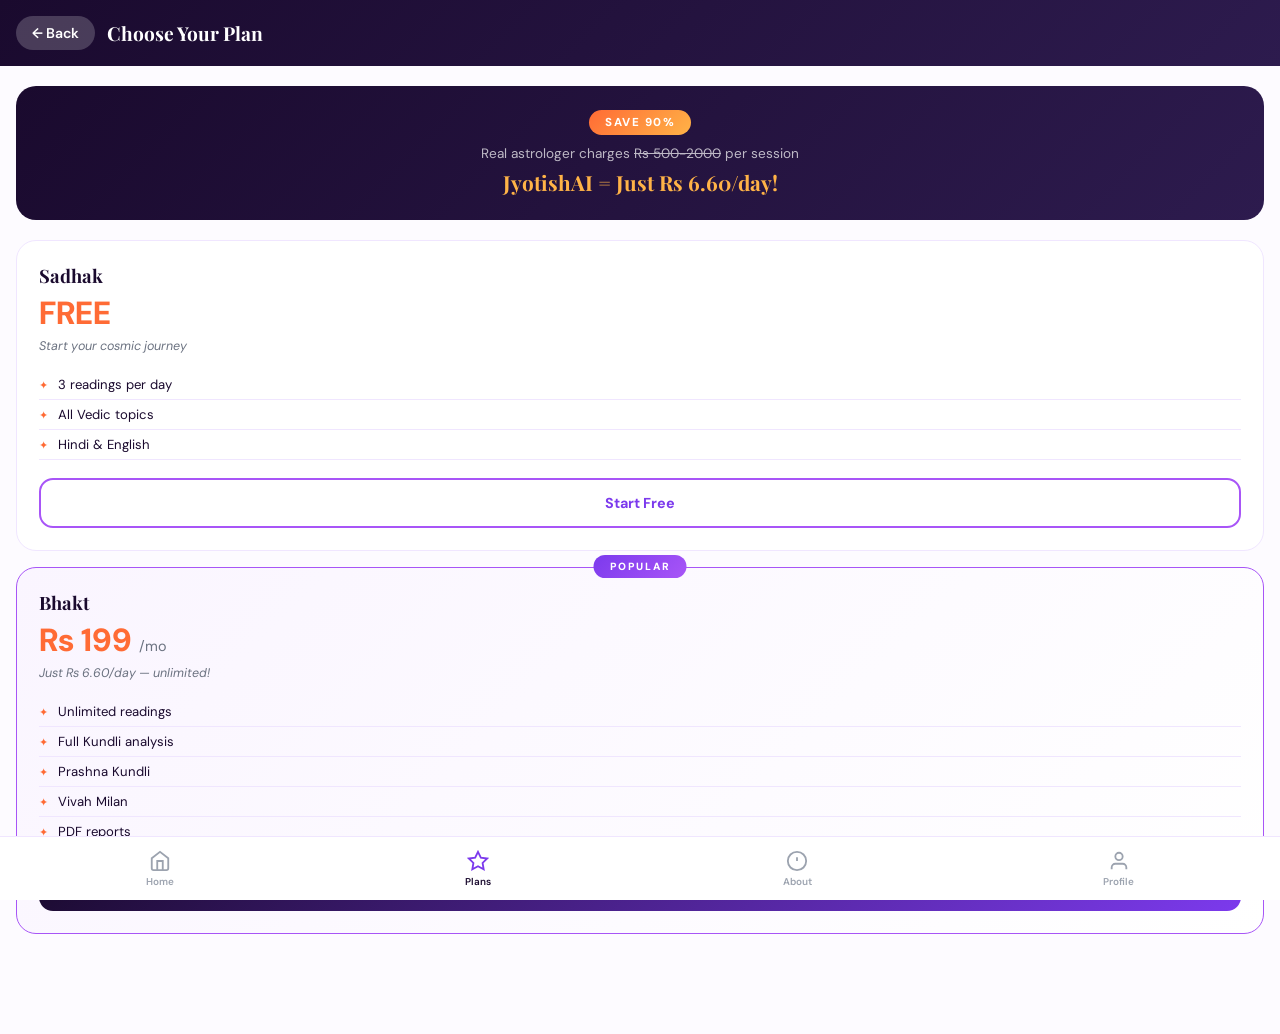
<file: plans.html>
<!DOCTYPE html>
<html lang="en">
<head>
<meta charset="UTF-8">
<meta name="viewport" content="width=device-width,initial-scale=1.0,maximum-scale=1.0">
<title>Plans - JyotishAI</title>
<link href="https://fonts.googleapis.com/css2?family=DM+Sans:wght@300;400;500;600&family=Playfair+Display:wght@500;700&display=swap" rel="stylesheet">
<style>
* { margin:0; padding:0; box-sizing:border-box; }
body { font-family:'DM Sans',sans-serif; background:#FDFBFF; min-height:100vh; padding-bottom:80px; }
.header { background:linear-gradient(135deg,#1A0A2E,#2D1B4E); padding:16px; display:flex; align-items:center; gap:12px; position:sticky; top:0; z-index:100; }
.back { background:rgba(255,255,255,0.2); border:none; font-size:0.88rem; cursor:pointer; color:#fff; font-family:'DM Sans',sans-serif; font-weight:600; padding:8px 16px; border-radius:20px; text-decoration:none; }
.title { font-family:'Playfair Display',serif; font-size:1.2rem; font-weight:700; color:#fff; }
.body { padding:20px 16px; }
.price-hero { background:linear-gradient(135deg,#1A0A2E,#2D1B4E); border-radius:20px; padding:24px; margin-bottom:20px; color:#fff; text-align:center; }
.ph-badge { background:linear-gradient(135deg,#FF6B35,#FFB347); display:inline-block; padding:5px 16px; border-radius:20px; font-size:0.72rem; font-weight:800; letter-spacing:1.5px; margin-bottom:10px; }
.ph-txt { font-size:0.85rem; opacity:0.7; margin-bottom:6px; }
.ph-sub { font-family:'Playfair Display',serif; font-size:1.3rem; font-weight:700; color:#FFB347; }
.plan-cards { display:flex; flex-direction:column; gap:16px; }
.plan-card { background:#fff; border:1.5px solid #F0E6FF; border-radius:20px; padding:22px; position:relative; }
.plan-card.featured { border-color:#A855F7; background:linear-gradient(135deg,#FAF5FF,#fff); }
.pc-tag { position:absolute; top:-13px; left:50%; transform:translateX(-50%); background:linear-gradient(135deg,#7C3AED,#A855F7); color:#fff; font-size:0.65rem; font-weight:800; letter-spacing:2px; padding:5px 16px; border-radius:20px; white-space:nowrap; }
.pc-name { font-family:'Playfair Display',serif; font-size:1.15rem; font-weight:700; margin-bottom:4px; color:#1A0A2E; }
.pc-price { font-size:2rem; font-weight:800; color:#FF6B35; margin-bottom:4px; }
.pc-price span { font-size:0.9rem; color:#6B7280; font-weight:400; }
.pc-desc { font-size:0.78rem; color:#6B7280; margin-bottom:16px; font-style:italic; }
.pc-feats { list-style:none; margin-bottom:18px; }
.pc-feats li { font-size:0.82rem; padding:6px 0; border-bottom:1px solid #F0E6FF; display:flex; align-items:center; gap:10px; color:#1A0A2E; }
.pc-feats li::before { content:"✦"; color:#FF6B35; font-size:0.7rem; }
.pc-btn { width:100%; background:linear-gradient(135deg,#1A0A2E,#7C3AED); color:#fff; border:none; padding:14px; border-radius:14px; font-size:0.9rem; font-weight:700; cursor:pointer; font-family:'DM Sans',sans-serif; }
.pc-btn.outline { background:#fff; color:#7C3AED; border:2px solid #A855F7; }
.bottom-nav { position:fixed; bottom:0; left:0; right:0; height:64px; background:#fff; border-top:1px solid #F0E6FF; display:flex; align-items:center; justify-content:space-around; }
.bn { display:flex; flex-direction:column; align-items:center; gap:3px; cursor:pointer; padding:6px 20px; text-decoration:none; border:none; background:none; font-family:'DM Sans',sans-serif; }
.bn span { font-size:0.62rem; color:#9CA3AF; font-weight:600; }
.bn svg { color:#9CA3AF; }
.bn.active span { color:#1A0A2E; }
.bn.active svg { color:#7C3AED; }
</style>
</head>
<body>
<div class="header">
  <a class="back" href="index.html">&#8592; Back</a>
  <span class="title">Choose Your Plan</span>
</div>
<div class="body">
  <div class="price-hero">
    <div class="ph-badge">SAVE 90%</div>
    <div class="ph-txt">Real astrologer charges <s>Rs 500-2000</s> per session</div>
    <div class="ph-sub">JyotishAI = Just Rs 6.60/day!</div>
  </div>
  <div class="plan-cards">
    <div class="plan-card">
      <div class="pc-name">Sadhak</div>
      <div class="pc-price">FREE</div>
      <div class="pc-desc">Start your cosmic journey</div>
      <ul class="pc-feats">
        <li>3 readings per day</li>
        <li>All Vedic topics</li>
        <li>Hindi &amp; English</li>
      </ul>
      <a href="index.html" class="pc-btn outline" style="display:block;text-align:center;text-decoration:none;padding:14px;border-radius:14px">Start Free</a>
    </div>
    <div class="plan-card featured">
      <div class="pc-tag">POPULAR</div>
      <div class="pc-name">Bhakt</div>
      <div class="pc-price">Rs 199 <span>/mo</span></div>
      <div class="pc-desc">Just Rs 6.60/day — unlimited!</div>
      <ul class="pc-feats">
        <li>Unlimited readings</li>
        <li>Full Kundli analysis</li>
        <li>Prashna Kundli</li>
        <li>Vivah Milan</li>
        <li>PDF reports</li>
      </ul>
      <button class="pc-btn" onclick="pay()">Get Bhakt — Rs 199/mo</button>
    </div>
  </div>
</div>
<nav class="bottom-nav">
  <a class="bn" href="index.html">
    <svg width="22" height="22" viewBox="0 0 24 24" fill="none" stroke="currentColor" stroke-width="2"><path d="M3 9l9-7 9 7v11a2 2 0 01-2 2H5a2 2 0 01-2-2z"/><polyline points="9,22 9,12 15,12 15,22"/></svg>
    <span>Home</span>
  </a>
  <a class="bn active" href="plans.html">
    <svg width="22" height="22" viewBox="0 0 24 24" fill="none" stroke="currentColor" stroke-width="2"><polygon points="12,2 15.09,8.26 22,9.27 17,14.14 18.18,21.02 12,17.77 5.82,21.02 7,14.14 2,9.27 8.91,8.26"/></svg>
    <span>Plans</span>
  </a>
  <a class="bn" href="about.html">
    <svg width="22" height="22" viewBox="0 0 24 24" fill="none" stroke="currentColor" stroke-width="2"><circle cx="12" cy="12" r="10"/><line x1="12" y1="8" x2="12" y2="12"/><line x1="12" y1="16" x2="12.01" y2="16"/></svg>
    <span>About</span>
  </a>
  <a class="bn" href="login.html">
    <svg width="22" height="22" viewBox="0 0 24 24" fill="none" stroke="currentColor" stroke-width="2"><path d="M20 21v-2a4 4 0 00-4-4H8a4 4 0 00-4 4v2"/><circle cx="12" cy="7" r="4"/></svg>
    <span>Profile</span>
  </a>
</nav>
<script src="https://checkout.razorpay.com/v1/checkout.js"></script>
<script>
var BACKEND = 'https://jyotishai-backend.onrender.com';
var CU = JSON.parse(localStorage.getItem('jai_u') || 'null');

async function pay() {
  if (!CU) { window.location.href = 'login.html'; return; }
  try {
    var cfgRes = await fetch(BACKEND + '/config');
    var cfg = await cfgRes.json();
    var rk = cfg.razorpay_key || '';
    if (!rk) { alert('Payment not configured. Try again!'); return; }
    new Razorpay({
      key: rk, amount: 199 * 100, currency: 'INR',
      name: 'JyotishAI', description: 'Bhakt Plan', theme: { color: '#FF6B35' },
      prefill: { name: CU.full_name, email: CU.email },
      handler: async function(response) {
        try {
          await fetch(BACKEND + '/payment-success', {
            method: 'POST', headers: { 'Content-Type': 'application/json' },
            body: JSON.stringify({ user_id: CU.id, razorpay_payment_id: response.razorpay_payment_id, plan: 'bhakt', amount: 199 })
          });
        } catch(e) {}
        CU.plan = 'bhakt';
        localStorage.setItem('jai_u', JSON.stringify(CU));
        alert('Payment successful! Bhakt plan activated!');
        window.location.href = 'index.html';
      }
    }).open();
  } catch(e) { alert('Payment error: ' + e.message); }
}
</script>
</body>
</html>
</file>
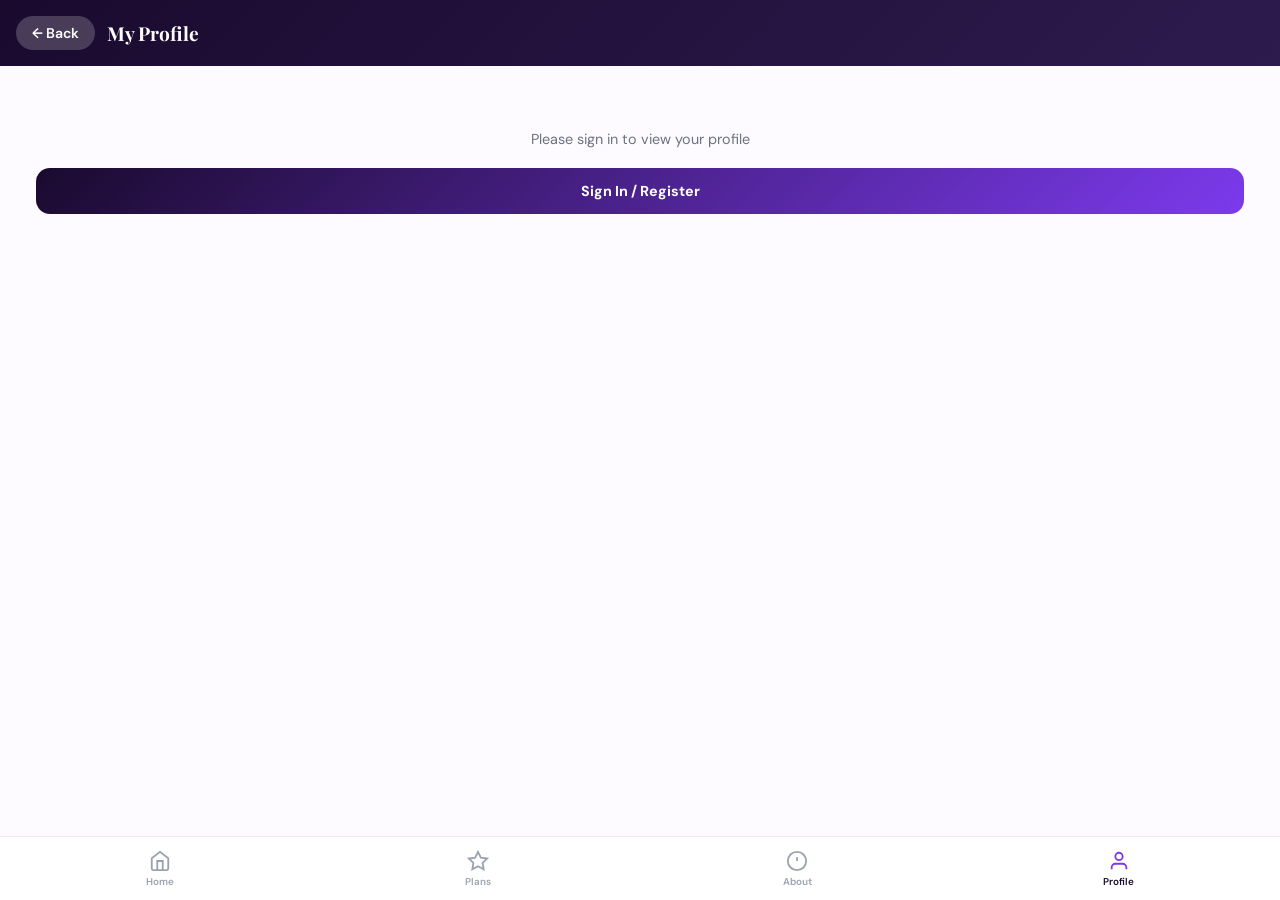
<file: profile.html>
<!DOCTYPE html>
<html lang="en">
<head>
<meta charset="UTF-8">
<meta name="viewport" content="width=device-width,initial-scale=1.0,maximum-scale=1.0">
<title>Profile - JyotishAI</title>
<link href="https://fonts.googleapis.com/css2?family=DM+Sans:wght@300;400;500;600&family=Playfair+Display:wght@500;700&display=swap" rel="stylesheet">
<style>
* { margin:0; padding:0; box-sizing:border-box; }
body { font-family:'DM Sans',sans-serif; background:#FDFBFF; min-height:100vh; padding-bottom:80px; }
.header { background:linear-gradient(135deg,#1A0A2E,#2D1B4E); padding:16px; display:flex; align-items:center; gap:12px; position:sticky; top:0; z-index:100; }
.back { background:rgba(255,255,255,0.2); border:none; font-size:0.88rem; cursor:pointer; color:#fff; font-family:'DM Sans',sans-serif; font-weight:600; padding:8px 16px; border-radius:20px; text-decoration:none; }
.title { font-family:'Playfair Display',serif; font-size:1.2rem; font-weight:700; color:#fff; }
.body { padding:24px 16px; }
.avatar-section { text-align:center; margin-bottom:24px; }
.avatar { width:80px; height:80px; border-radius:50%; background:linear-gradient(135deg,#FF6B35,#FFB347); color:#fff; display:flex; align-items:center; justify-content:center; font-size:2rem; font-weight:700; margin:0 auto 12px; }
.user-name { font-family:'Playfair Display',serif; font-size:1.4rem; font-weight:700; color:#1A0A2E; }
.plan-badge { display:inline-block; background:linear-gradient(135deg,#FF6B35,#FFB347); color:#fff; font-size:0.72rem; font-weight:800; letter-spacing:1.5px; padding:5px 16px; border-radius:20px; margin-top:8px; }
.plan-badge.free { background:rgba(255,107,53,0.15); color:#FF6B35; }
.info-card { background:#F5F0FF; border-radius:16px; padding:16px; margin-bottom:16px; border:1px solid #F0E6FF; }
.info-row { display:flex; justify-content:space-between; padding:8px 0; border-bottom:1px solid #F0E6FF; font-size:0.85rem; }
.info-row:last-child { border-bottom:none; }
.info-label { color:#6B7280; font-weight:600; font-size:0.72rem; text-transform:uppercase; letter-spacing:0.5px; }
.info-value { color:#1A0A2E; font-weight:500; }
.readings-bar { background:#F5F0FF; border-radius:14px; padding:14px; margin-bottom:20px; text-align:center; font-size:0.85rem; color:#6B7280; border:1px solid #F0E6FF; }
.readings-bar strong { color:#FF6B35; }
.btn { width:100%; padding:14px; border-radius:14px; font-size:0.9rem; font-weight:700; cursor:pointer; font-family:'DM Sans',sans-serif; margin-bottom:12px; border:none; }
.btn-upgrade { background:linear-gradient(135deg,#1A0A2E,#7C3AED); color:#fff; }
.btn-logout { background:#fff; color:#7C3AED; border:2px solid #A855F7 !important; border:none; }
.not-logged { text-align:center; padding:40px 20px; }
.not-logged p { color:#6B7280; margin-bottom:20px; font-size:0.9rem; }
.btn-login { display:block; background:linear-gradient(135deg,#1A0A2E,#7C3AED); color:#fff; padding:14px; border-radius:14px; font-size:0.9rem; font-weight:700; text-decoration:none; text-align:center; }
.bottom-nav { position:fixed; bottom:0; left:0; right:0; height:64px; background:#fff; border-top:1px solid #F0E6FF; display:flex; align-items:center; justify-content:space-around; }
.bn { display:flex; flex-direction:column; align-items:center; gap:3px; padding:6px 20px; text-decoration:none; border:none; background:none; font-family:'DM Sans',sans-serif; }
.bn span { font-size:0.62rem; color:#9CA3AF; font-weight:600; }
.bn svg { color:#9CA3AF; }
.bn.active span { color:#1A0A2E; }
.bn.active svg { color:#7C3AED; }
</style>
</head>
<body>
<div class="header">
  <a class="back" href="index.html">&#8592; Back</a>
  <span class="title">My Profile</span>
</div>
<div class="body" id="mainBody">
  <!-- Content will be filled by JS -->
</div>
<nav class="bottom-nav">
  <a class="bn" href="index.html">
    <svg width="22" height="22" viewBox="0 0 24 24" fill="none" stroke="currentColor" stroke-width="2"><path d="M3 9l9-7 9 7v11a2 2 0 01-2 2H5a2 2 0 01-2-2z"/><polyline points="9,22 9,12 15,12 15,22"/></svg>
    <span>Home</span>
  </a>
  <a class="bn" href="plans.html">
    <svg width="22" height="22" viewBox="0 0 24 24" fill="none" stroke="currentColor" stroke-width="2"><polygon points="12,2 15.09,8.26 22,9.27 17,14.14 18.18,21.02 12,17.77 5.82,21.02 7,14.14 2,9.27 8.91,8.26"/></svg>
    <span>Plans</span>
  </a>
  <a class="bn" href="about.html">
    <svg width="22" height="22" viewBox="0 0 24 24" fill="none" stroke="currentColor" stroke-width="2"><circle cx="12" cy="12" r="10"/><line x1="12" y1="8" x2="12" y2="12"/><line x1="12" y1="16" x2="12.01" y2="16"/></svg>
    <span>About</span>
  </a>
  <a class="bn active" href="profile.html">
    <svg width="22" height="22" viewBox="0 0 24 24" fill="none" stroke="currentColor" stroke-width="2"><path d="M20 21v-2a4 4 0 00-4-4H8a4 4 0 00-4 4v2"/><circle cx="12" cy="7" r="4"/></svg>
    <span>Profile</span>
  </a>
</nav>
<script>
var CU = JSON.parse(localStorage.getItem('jai_u') || 'null');
var body = document.getElementById('mainBody');

if (!CU) {
  body.innerHTML = '<div class="not-logged"><p>Please sign in to view your profile</p><a href="login.html" class="btn-login">Sign In / Register</a></div>';
} else {
  var paid = CU.plan === 'bhakt';
  body.innerHTML =
    '<div class="avatar-section">' +
      '<div class="avatar">' + CU.full_name.charAt(0).toUpperCase() + '</div>' +
      '<div class="user-name">' + CU.full_name + '</div>' +
      '<div class="plan-badge' + (paid ? '' : ' free') + '">' + (paid ? 'BHAKT' : 'FREE') + '</div>' +
    '</div>' +
    '<div class="info-card">' +
      '<div class="info-row"><span class="info-label">Email</span><span class="info-value">' + CU.email + '</span></div>' +
      '<div class="info-row"><span class="info-label">Date of Birth</span><span class="info-value">' + (CU.dob || 'Not set') + '</span></div>' +
      '<div class="info-row"><span class="info-label">Birth Time</span><span class="info-value">' + (CU.birth_time || 'Not set') + '</span></div>' +
      '<div class="info-row"><span class="info-label">Birth Place</span><span class="info-value">' + (CU.birth_place || 'Not set') + '</span></div>' +
    '</div>' +
    '<div class="readings-bar">Today\'s readings: <strong>' + (CU.readings_today || 0) + '/3</strong></div>' +
    (!paid ? '<a href="plans.html" class="btn btn-upgrade" style="display:block;text-align:center;text-decoration:none">Upgrade to Bhakt</a>' : '') +
    '<button class="btn btn-logout" onclick="doLogout()">Sign Out</button>';
}

function doLogout() {
  localStorage.removeItem('jai_u');
  window.location.href = 'index.html';
}
</script>
</body>
</html>
</file>
<file: style.css>
* { margin:0; padding:0; box-sizing:border-box; -webkit-tap-highlight-color:transparent; }
:root {
  --saffron: #FF6B35;
  --saffron2: #FF8C42;
  --gold: #FFB347;
  --deep: #1A0A2E;
  --deep2: #2D1B4E;
  --accent: #7C3AED;
  --accent2: #A855F7;
  --text: #1A0A2E;
  --text2: #6B7280;
  --text3: #9CA3AF;
  --border: #F0E6FF;
  --bg: #FDFBFF;
  --bg2: #F5F0FF;
  --success: #10B981;
  --nav-h: 64px;
  --top-h: 64px;
  --cat-h: 56px;
  --input-h: 68px;
}

html, body { height:100%; background:var(--bg); font-family:'DM Sans',sans-serif; color:var(--text); overflow:hidden; }

/* TOP BAR */
.topbar {
  position:fixed; top:0; left:0; right:0; height:var(--top-h);
  background:linear-gradient(135deg,var(--deep),var(--deep2));
  display:flex; align-items:center; justify-content:space-between;
  padding:0 16px; z-index:1000;
  box-shadow:0 2px 20px rgba(26,10,46,0.3);
}
.tb-left { display:flex; align-items:center; gap:10px; }
.tb-om { font-size:1.4rem; color:var(--gold); line-height:1; }
.tb-logo { font-family:'Playfair Display',serif; font-size:1.2rem; font-weight:700; }
.tb-logo span { color:var(--gold); }
.tb-logo-main { color:#fff; }
.tb-right { display:flex; align-items:center; gap:8px; }
.live-pill { display:flex; align-items:center; gap:5px; background:rgba(255,255,255,0.1); border:1px solid rgba(255,255,255,0.15); border-radius:20px; padding:5px 10px; }
.live-dot { width:6px; height:6px; border-radius:50%; background:var(--success); animation:pulse 2s infinite; }
.live-txt { font-size:0.68rem; color:rgba(255,255,255,0.8); }
@keyframes pulse { 0%,100%{opacity:1}50%{opacity:0.5} }
.tb-login { background:linear-gradient(135deg,var(--saffron),var(--saffron2)); color:#fff; border:none; padding:8px 16px; border-radius:20px; font-size:0.75rem; font-weight:600; cursor:pointer; font-family:'DM Sans',sans-serif; position:relative; z-index:1001; }
.tb-user { display:flex; align-items:center; gap:7px; cursor:pointer; }
.tb-avatar { width:34px; height:34px; border-radius:50%; background:linear-gradient(135deg,var(--saffron),var(--gold)); color:#fff; display:flex; align-items:center; justify-content:center; font-weight:700; font-size:0.88rem; }
.tb-uname { font-size:0.78rem; font-weight:500; color:rgba(255,255,255,0.9); }

/* CATEGORY TABS */
.cats {
  position:fixed; top:var(--top-h); left:0; right:0; height:var(--cat-h);
  background:#fff; border-bottom:1px solid var(--border);
  display:flex; align-items:center; gap:6px; padding:0 14px;
  overflow-x:auto; z-index:100; scrollbar-width:none;
}
.cats::-webkit-scrollbar { display:none; }
.cat { display:flex; flex-direction:column; align-items:center; gap:2px; padding:7px 14px; border:1.5px solid var(--border); background:#fff; cursor:pointer; border-radius:14px; min-width:fit-content; transition:all 0.2s; font-family:'DM Sans',sans-serif; }
.cat span:last-child { font-size:0.63rem; color:var(--text2); font-weight:600; }
.cat-icon { font-size:1.1rem; color:var(--text2); }
.cat.active { background:linear-gradient(135deg,var(--deep),var(--deep2)); border-color:transparent; }
.cat.active .cat-icon { color:var(--gold); }
.cat.active span:last-child { color:#fff; }
.cat-indicator { position:absolute; bottom:4px; height:3px; border-radius:3px; background:linear-gradient(90deg,var(--saffron),var(--accent2)); transition:all 0.3s ease; }

/* CHAT MAIN */
.chat-main {
  position:fixed;
  top:calc(var(--top-h) + var(--cat-h));
  bottom:calc(var(--nav-h) + var(--input-h) + 48px + 40px + 8px);
  left:0; right:0;
  overflow-y:auto; padding:16px 14px 8px;
  scrollbar-width:none; z-index:1;
}
.chat-main::-webkit-scrollbar { display:none; }

/* WELCOME CARD */
.welcome-card { display:flex; align-items:center; gap:14px; background:linear-gradient(135deg,var(--deep),var(--deep2)); border-radius:20px; padding:16px 18px; margin-bottom:16px; position:relative; overflow:hidden; box-shadow:0 8px 32px rgba(26,10,46,0.25); }
.wc-avatar { width:50px; height:50px; border-radius:18px; background:linear-gradient(135deg,var(--saffron),var(--gold)); display:flex; align-items:center; justify-content:center; font-size:1.5rem; flex-shrink:0; }
.wc-name { font-family:'Playfair Display',serif; font-size:1rem; font-weight:700; color:#fff; }
.wc-sub { font-size:0.68rem; color:rgba(255,255,255,0.6); margin:2px 0; }
.wc-status { display:flex; align-items:center; gap:5px; font-size:0.68rem; color:var(--success); font-weight:600; }
.wc-dot { width:6px; height:6px; border-radius:50%; background:var(--success); }

/* MESSAGES */
.msg { display:flex; gap:8px; margin-bottom:14px; animation:msgIn 0.3s ease; }
@keyframes msgIn { from{opacity:0;transform:translateY(8px)} to{opacity:1;transform:translateY(0)} }
.msg.user { flex-direction:row-reverse; }
.msg-bubble { border-radius:20px; border-bottom-left-radius:5px; padding:13px 16px; font-size:0.88rem; line-height:1.65; max-width:86%; background:#fff; border:1.5px solid var(--border); color:var(--text); box-shadow:0 2px 12px rgba(124,58,237,0.08); }
.msg.user .msg-bubble { background:linear-gradient(135deg,var(--deep),var(--deep2)); color:#fff; border-color:transparent; border-bottom-left-radius:20px; border-bottom-right-radius:5px; }
.msg.ai.new .msg-bubble { animation:bubbleGlow 1.5s ease forwards; }
@keyframes bubbleGlow { 0%{box-shadow:0 2px 12px rgba(124,58,237,0.08)} 30%{box-shadow:0 0 20px rgba(168,85,247,0.3)} 100%{box-shadow:0 2px 12px rgba(124,58,237,0.08)} }
.dot { display:inline-block; width:7px; height:7px; border-radius:50%; background:var(--accent2); margin:0 2px; animation:bounce 1.4s infinite; }
.dot:nth-child(2){animation-delay:0.2s} .dot:nth-child(3){animation-delay:0.4s}
@keyframes bounce{0%,100%{transform:translateY(0)}50%{transform:translateY(-6px)}}

/* FREE BAR */
.free-bar { position:fixed; bottom:calc(var(--nav-h) + var(--input-h) + 48px); left:0; right:0; background:#fff; border-top:1px solid var(--border); padding:8px 16px; height:40px; display:flex; align-items:center; gap:10px; z-index:90; }
.fb-label { font-size:0.7rem; color:var(--text2); font-weight:600; }
.fb-dots { display:flex; gap:5px; }
.fb-dot { width:12px; height:12px; border-radius:50%; background:linear-gradient(135deg,var(--saffron),var(--gold)); transition:all 0.3s; }
.fb-dot.off { background:var(--border); }
.fb-count { font-size:0.72rem; font-weight:700; color:var(--saffron); }
.fb-upgrade { margin-left:auto; font-size:0.72rem; font-weight:700; color:#fff; background:linear-gradient(135deg,var(--saffron),var(--saffron2)); padding:5px 14px; border-radius:14px; text-decoration:none; cursor:pointer; }

/* QUICK PROMPTS */
.qprompts { position:fixed; bottom:calc(var(--nav-h) + var(--input-h)); left:0; right:0; background:#fff; border-top:1px solid var(--border); padding:9px 0; z-index:90; }
.qp-scroll { display:flex; gap:8px; padding:0 14px; overflow-x:auto; scrollbar-width:none; }
.qp-scroll::-webkit-scrollbar { display:none; }
.qp { white-space:nowrap; background:var(--bg2); border:1.5px solid var(--border); border-radius:20px; padding:8px 16px; font-size:0.75rem; color:var(--accent); cursor:pointer; font-family:'DM Sans',sans-serif; font-weight:600; }

/* INPUT BAR */
.input-bar { position:fixed; bottom:var(--nav-h); left:0; right:0; height:var(--input-h); background:#fff; border-top:1px solid var(--border); display:flex; align-items:center; gap:10px; padding:0 14px; z-index:91; }
.chat-inp { flex:1; background:var(--bg2); border:1.5px solid var(--border); border-radius:24px; padding:13px 18px; font-size:0.88rem; outline:none; font-family:'DM Sans',sans-serif; color:var(--text); }
.chat-inp:focus { border-color:var(--accent2); background:#fff; }
.chat-inp::placeholder { color:var(--text3); }
.send-btn { width:46px; height:46px; border-radius:50%; background:linear-gradient(135deg,var(--deep),var(--accent)); border:none; cursor:pointer; display:flex; align-items:center; justify-content:center; color:#fff; flex-shrink:0; }
.send-btn:disabled { background:var(--border); cursor:not-allowed; }

/* BOTTOM NAV */
.bottom-nav { position:fixed; bottom:0; left:0; right:0; height:var(--nav-h); background:#fff; border-top:1px solid var(--border); display:flex; align-items:center; justify-content:space-around; z-index:999; padding-bottom:env(safe-area-inset-bottom); }
.bn-item { display:flex; flex-direction:column; align-items:center; gap:3px; cursor:pointer; padding:6px 20px; border-radius:12px; text-decoration:none; border:none; background:none; font-family:'DM Sans',sans-serif; position:relative; z-index:1000; }
.bn-item span { font-size:0.62rem; color:var(--text3); font-weight:600; }
.bn-item svg { color:var(--text3); }
.bn-item.active span { color:var(--deep); }
.bn-item.active svg { color:var(--accent); }

/* SECTION OVERLAYS */
.section-overlay { position:fixed; inset:0; background:var(--bg); z-index:500; overflow-y:auto; padding-bottom:80px; display:none; }
.section-overlay.visible { display:block; }
.so-header { display:flex; align-items:center; gap:12px; padding:16px; background:linear-gradient(135deg,var(--deep),var(--deep2)); position:sticky; top:0; z-index:1; }
.so-back { background:rgba(255,255,255,0.2); border:none; font-size:0.88rem; cursor:pointer; color:#fff; font-family:'DM Sans',sans-serif; font-weight:600; padding:8px 16px; border-radius:20px; }
.so-title { font-family:'Playfair Display',serif; font-size:1.2rem; font-weight:700; color:#fff; }
.so-body { padding:20px 16px; }

/* PLANS */
.price-hero { background:linear-gradient(135deg,var(--deep),var(--deep2)); border-radius:20px; padding:24px; margin-bottom:20px; color:#fff; text-align:center; }
.ph-badge { background:linear-gradient(135deg,var(--saffron),var(--gold)); display:inline-block; padding:5px 16px; border-radius:20px; font-size:0.72rem; font-weight:800; letter-spacing:1.5px; margin-bottom:10px; }
.ph-txt { font-size:0.85rem; opacity:0.7; margin-bottom:6px; }
.ph-sub { font-family:'Playfair Display',serif; font-size:1.3rem; font-weight:700; color:var(--gold); }
.plan-cards { display:flex; flex-direction:column; gap:16px; }
.plan-card { background:#fff; border:1.5px solid var(--border); border-radius:20px; padding:22px; position:relative; }
.plan-card.featured { border-color:var(--accent2); background:linear-gradient(135deg,#FAF5FF,#fff); }
.pc-tag { position:absolute; top:-13px; left:50%; transform:translateX(-50%); background:linear-gradient(135deg,var(--accent),var(--accent2)); color:#fff; font-size:0.65rem; font-weight:800; letter-spacing:2px; padding:5px 16px; border-radius:20px; white-space:nowrap; }
.pc-name { font-family:'Playfair Display',serif; font-size:1.15rem; font-weight:700; margin-bottom:4px; }
.pc-price { font-size:2rem; font-weight:800; color:var(--saffron); margin-bottom:4px; }
.pc-price span { font-size:0.9rem; color:var(--text2); font-weight:400; }
.pc-desc { font-size:0.78rem; color:var(--text2); margin-bottom:16px; font-style:italic; }
.pc-feats { list-style:none; margin-bottom:18px; }
.pc-feats li { font-size:0.82rem; padding:6px 0; border-bottom:1px solid var(--border); display:flex; align-items:center; gap:10px; }
.pc-feats li::before { content:"✦"; color:var(--saffron); font-size:0.7rem; }
.pc-btn { width:100%; background:linear-gradient(135deg,var(--deep),var(--accent)); color:#fff; border:none; padding:14px; border-radius:14px; font-size:0.9rem; font-weight:700; cursor:pointer; font-family:'DM Sans',sans-serif; }
.pc-btn.outline { background:#fff; color:var(--accent); border:2px solid var(--accent2); }

/* ABOUT */
.about-card { text-align:center; padding:24px 0; border-bottom:1px solid var(--border); margin-bottom:20px; }
.ac-icon { font-size:3rem; margin-bottom:12px; }
.about-card h3 { font-family:'Playfair Display',serif; font-size:1.15rem; margin-bottom:10px; }
.about-card p { font-size:0.85rem; color:var(--text2); line-height:1.8; }
.about-feats { display:grid; grid-template-columns:1fr 1fr; gap:10px; margin-bottom:20px; }
.af-item { display:flex; align-items:center; gap:8px; font-size:0.82rem; background:var(--bg2); padding:12px; border-radius:14px; border:1px solid var(--border); }
.af-icon { color:var(--saffron); }
.about-note { font-size:0.75rem; color:var(--text3); text-align:center; font-style:italic; line-height:1.7; padding:16px; background:var(--bg2); border-radius:14px; }

/* UPGRADE OVERLAY */
.upg-overlay { position:fixed; inset:0; background:rgba(26,10,46,0.7); backdrop-filter:blur(8px); z-index:600; display:none; align-items:center; justify-content:center; padding:20px; }
.upg-card { background:#fff; border-radius:24px; padding:32px 24px; text-align:center; max-width:340px; width:100%; }
.upg-icon { font-size:2.5rem; margin-bottom:12px; }
.upg-card h3 { font-family:'Playfair Display',serif; font-size:1.3rem; margin-bottom:8px; }
.upg-card p { font-size:0.85rem; color:var(--text2); margin-bottom:20px; line-height:1.6; }
.upg-skip { background:none; border:none; color:var(--text3); font-size:0.82rem; cursor:pointer; margin-top:12px; font-family:'DM Sans',sans-serif; display:block; width:100%; }

/* MODALS */
.ov { position:fixed; inset:0; background:rgba(26,10,46,0.6); backdrop-filter:blur(8px); z-index:2000; display:none; align-items:flex-end; justify-content:center; }
.md { background:#fff; border-radius:24px 24px 0 0; width:100%; max-width:480px; padding:28px 22px 40px; position:relative; animation:slideUp 0.3s ease; max-height:92vh; overflow-y:auto; }
@keyframes slideUp { from{transform:translateY(100%)} to{transform:translateY(0)} }
.md::before { content:''; display:block; width:40px; height:4px; background:var(--border); border-radius:2px; margin:0 auto 20px; }
.md-x { position:absolute; top:20px; right:18px; background:var(--bg2); border:none; width:32px; height:32px; border-radius:50%; cursor:pointer; font-size:0.8rem; color:var(--text2); display:flex; align-items:center; justify-content:center; }
.md-logo { font-size:2.5rem; text-align:center; margin-bottom:10px; }
.md-title { font-family:'Playfair Display',serif; font-size:1.5rem; font-weight:700; text-align:center; margin-bottom:4px; color:var(--deep); }
.md-sub { font-size:0.8rem; color:var(--text2); text-align:center; margin-bottom:22px; }
.fg { margin-bottom:14px; }
.fl { font-size:0.7rem; font-weight:700; color:var(--text2); display:block; margin-bottom:6px; text-transform:uppercase; letter-spacing:0.8px; }
.fi { width:100%; background:var(--bg2); border:1.5px solid var(--border); border-radius:14px; padding:13px 16px; font-size:0.88rem; color:var(--text); outline:none; font-family:'DM Sans',sans-serif; }
.fi:focus { border-color:var(--accent2); background:#fff; }
.fi::placeholder { color:var(--text3); }
.ferr { font-size:0.78rem; color:#EF4444; background:#FEF2F2; border:1px solid #FCA5A5; border-radius:10px; padding:10px 14px; margin-top:8px; }
.fok { font-size:0.78rem; color:#16A34A; background:#F0FDF4; border:1px solid #86EFAC; border-radius:10px; padding:10px 14px; margin-top:8px; text-align:center; font-weight:600; }
.md-btn { width:100%; background:linear-gradient(135deg,var(--deep),var(--accent)); color:#fff; border:none; padding:15px; border-radius:14px; font-size:0.9rem; font-weight:700; cursor:pointer; font-family:'DM Sans',sans-serif; margin-top:10px; }
.md-btn.outline { background:#fff; color:var(--accent); border:2px solid var(--accent2); }
.md-sw { text-align:center; margin-top:16px; font-size:0.82rem; color:var(--text2); }
.md-sw a { color:var(--accent); cursor:pointer; font-weight:700; }
.p-plan-badge { display:inline-block; background:linear-gradient(135deg,var(--saffron),var(--gold)); color:#fff; font-size:0.7rem; font-weight:800; padding:5px 16px; border-radius:20px; margin:0 auto 16px; text-align:center; }
.p-info { background:var(--bg2); border-radius:16px; padding:16px; margin-bottom:14px; border:1px solid var(--border); }
.pi-row { display:flex; justify-content:space-between; padding:7px 0; border-bottom:1px solid var(--border); font-size:0.83rem; }
.pi-row:last-child { border-bottom:none; }
.pi-label { color:var(--text2); font-weight:600; font-size:0.72rem; text-transform:uppercase; }
.p-readings { text-align:center; font-size:0.82rem; color:var(--text2); margin-bottom:16px; background:var(--bg2); padding:12px; border-radius:14px; }

/* PDF BUTTON */
.pdf-float-btn { background:linear-gradient(135deg,var(--deep),var(--accent)); color:#fff; border:none; border-radius:24px; padding:10px 18px; font-size:0.75rem; font-weight:700; cursor:pointer; font-family:'DM Sans',sans-serif; box-shadow:0 4px 16px rgba(26,10,46,0.3); display:flex; align-items:center; gap:6px; white-space:nowrap; }

/* SHOOTING STARS */
.shooting-star { position:fixed; top:0; left:0; width:3px; height:3px; border-radius:50%; background:#fff; pointer-events:none !important; z-index:-1; }
.shooting-star::after { content:''; position:absolute; top:50%; right:0; transform:translateY(-50%); width:80px; height:1.5px; background:linear-gradient(90deg,rgba(255,255,255,0),rgba(255,179,71,0.8)); border-radius:2px; }
.shooting-star.s1{animation:shoot1 4s linear 0.5s infinite}
.shooting-star.s2{animation:shoot2 5s linear 2s infinite}
.shooting-star.s3{animation:shoot3 3.5s linear 1s infinite}
.shooting-star.s4{animation:shoot4 6s linear 3s infinite}
.shooting-star.s5{animation:shoot5 4.5s linear 0s infinite}
@keyframes shoot1{0%{transform:translate(-10px,-10px) rotate(35deg);opacity:1}70%{opacity:1}100%{transform:translate(110vw,60vh) rotate(35deg);opacity:0}}
@keyframes shoot2{0%{transform:translate(20vw,-10px) rotate(45deg);opacity:1}70%{opacity:1}100%{transform:translate(120vw,80vh) rotate(45deg);opacity:0}}
@keyframes shoot3{0%{transform:translate(40vw,-10px) rotate(30deg);opacity:1}70%{opacity:1}100%{transform:translate(110vw,50vh) rotate(30deg);opacity:0}}
@keyframes shoot4{0%{transform:translate(-10px,10vh) rotate(25deg);opacity:1}70%{opacity:1}100%{transform:translate(110vw,70vh) rotate(25deg);opacity:0}}
@keyframes shoot5{0%{transform:translate(60vw,-10px) rotate(40deg);opacity:1}70%{opacity:1}100%{transform:translate(120vw,60vh) rotate(40deg);opacity:0}}

/* TWINKLING STARS */
.twinkle-star { position:fixed; border-radius:50%; pointer-events:none !important; z-index:-1; animation:twinkle var(--td,3s) ease-in-out var(--tdelay,0s) infinite; }
@keyframes twinkle{0%,100%{opacity:0.2;transform:scale(1)}50%{opacity:0.9;transform:scale(1.5)}}

/* AURORA */
.aurora { position:fixed; inset:0; z-index:-2; pointer-events:none !important; overflow:hidden; }
.aurora-band { position:absolute; left:-50%; width:200%; border-radius:50%; filter:blur(60px); opacity:0; animation:aurora-wave var(--ad,8s) ease-in-out var(--adl,0s) infinite; }
.aurora-band:nth-child(1){top:-20%;height:40%;background:linear-gradient(180deg,transparent 0%,rgba(124,58,237,0.12) 40%,rgba(6,182,212,0.08) 70%,transparent 100%);--ad:10s;--adl:0s}
.aurora-band:nth-child(2){top:-10%;height:35%;background:linear-gradient(180deg,transparent 0%,rgba(255,107,53,0.07) 40%,rgba(168,85,247,0.1) 70%,transparent 100%);--ad:13s;--adl:2s}
.aurora-band:nth-child(3){top:-5%;height:30%;background:linear-gradient(180deg,transparent 0%,rgba(6,182,212,0.08) 40%,rgba(124,58,237,0.06) 70%,transparent 100%);--ad:9s;--adl:4s}
@keyframes aurora-wave{0%{opacity:0;transform:translateX(-10%) scaleY(1)}25%{opacity:1;transform:translateX(5%) scaleY(1.2)}50%{opacity:0.7;transform:translateX(-5%) scaleY(0.9)}75%{opacity:1;transform:translateX(8%) scaleY(1.1)}100%{opacity:0;transform:translateX(-10%) scaleY(1)}}

/* CONSTELLATION */
.constellation { position:fixed; inset:0; z-index:-1; pointer-events:none !important; }
.c-particle { position:absolute; border-radius:50%; background:rgba(255,255,255,0.7); box-shadow:0 0 4px rgba(255,179,71,0.5); animation:c-pulse var(--cp,3s) ease-in-out var(--cpl,0s) infinite; pointer-events:none !important; }
@keyframes c-pulse{0%,100%{opacity:0.2;transform:scale(1)}50%{opacity:0.9;transform:scale(1.5)}}
.c-line { position:absolute; background:linear-gradient(90deg,transparent,rgba(255,179,71,0.2),transparent); height:1px; transform-origin:left center; animation:c-fade 4s ease-in-out infinite; pointer-events:none !important; }
@keyframes c-fade{0%,100%{opacity:0}50%{opacity:1}}

/* OM SYMBOL */
.om-bg { position:fixed; bottom:80px; right:-20px; z-index:-1; pointer-events:none !important; font-size:180px; line-height:1; color:rgba(124,58,237,0.04); font-family:'Playfair Display',serif; animation:om-breathe 6s ease-in-out infinite; user-select:none; }
@keyframes om-breathe{0%,100%{opacity:1;transform:scale(1) rotate(-5deg)}50%{opacity:0.6;transform:scale(1.05) rotate(5deg)}}

/* RIPPLE */
.ripple { position:absolute; border-radius:50%; background:rgba(255,255,255,0.3); transform:scale(0); animation:ripple 0.6s linear; pointer-events:none; }
@keyframes ripple{to{transform:scale(4);opacity:0}}
.md-btn, .pc-btn, .tb-login { position:relative; overflow:hidden; }
</file>
